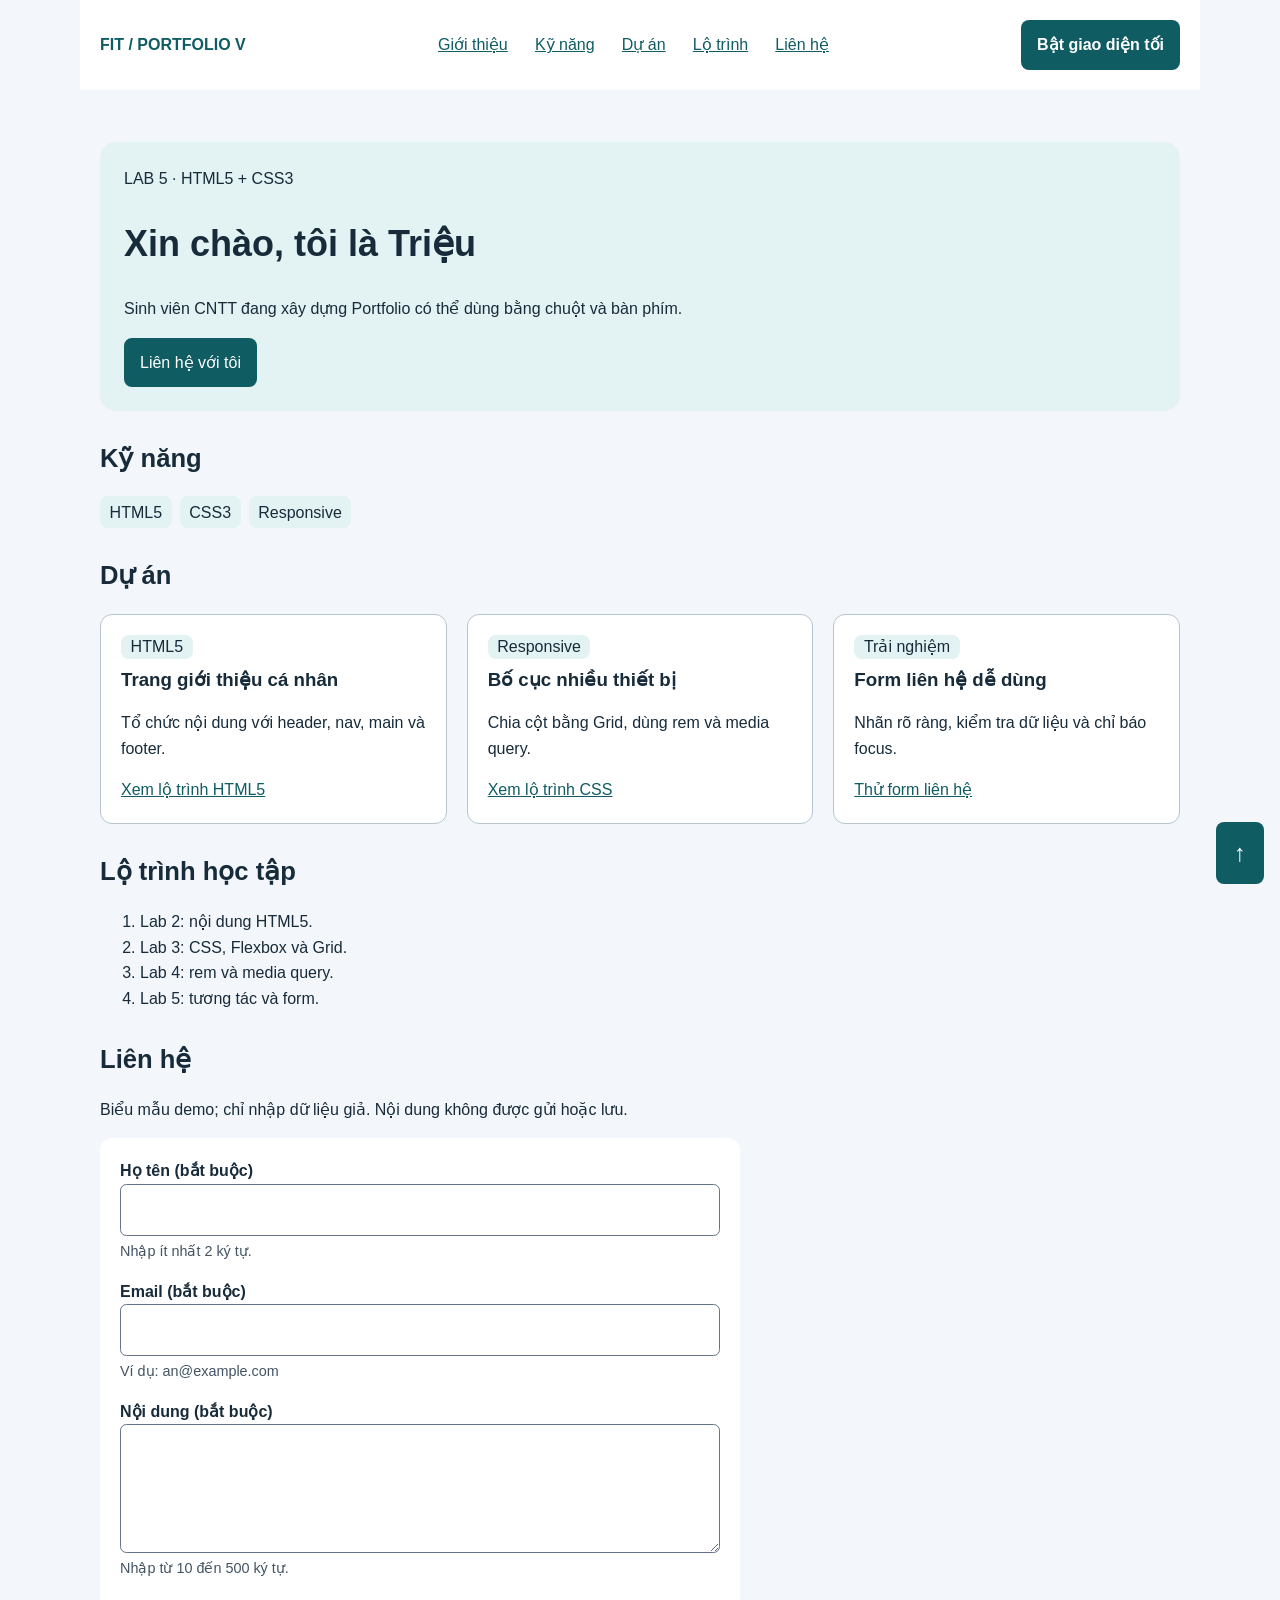
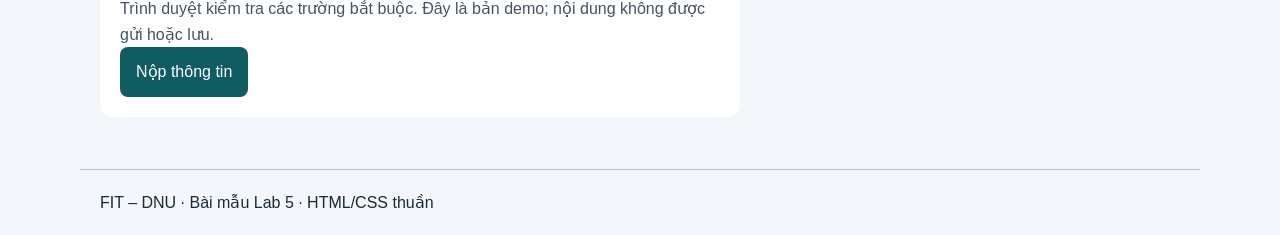
<file: index.html>
<!doctype html>
<html lang="vi">

<head>
    <meta charset="utf-8">
    <meta name="viewport" content="width=device-width,initial-scale=1">
    <title>Lab 5 · Portfolio thực hành</title>
    <link rel="stylesheet" href="style.css">
</head>

<body id="top">
    <header>
        <a class="brand" href="#gioi-thieu">FIT / PORTFOLIO V</a>
        <nav class="menu" aria-label="Điều hướng chính">
            <a href="#gioi-thieu">Giới thiệu</a>
            <a href="#ky-nang">Kỹ năng</a>
            <a href="#du-an">Dự án</a>
            <a href="#lo-trinh">Lộ trình</a>
            <a href="#lien-he">Liên hệ</a>
        </nav>
        <input class="theme-toggle-control" id="theme-toggle" type="checkbox">
        <label class="button theme-toggle-label" for="theme-toggle">
            <span class="theme-label-light">Bật giao diện tối</span>
            <span class="theme-label-dark">Bật giao diện sáng</span>
        </label>
    </header>
    <main>
        <section class="hero" id="gioi-thieu"><span>LAB 5 · HTML5 + CSS3</span>
            <h1>Xin chào, tôi là Triệu</h1>
            <p>Sinh viên CNTT đang xây dựng Portfolio có thể dùng bằng chuột và bàn phím.</p>
            <a class="button" href="#lien-he">Liên hệ với tôi</a>
        </section>
        <section id="ky-nang">
            <h2>Kỹ năng</h2>
            <ul class="skills">
                <li>HTML5</li>
                <li>CSS3</li>
                <li>Responsive</li>
            </ul>
        </section>
        <section id="du-an">
            <h2>Dự án</h2>
            <div class="project-grid">
                <article class="card"><span class="tag">HTML5</span>
                    <h3>Trang giới thiệu cá nhân</h3>
                    <p>Tổ chức nội dung với header, nav, main và footer.</p><a href="#lo-trinh">Xem lộ trình HTML5</a>
                </article>
                <article class="card"><span class="tag">Responsive</span>
                    <h3>Bố cục nhiều thiết bị</h3>
                    <p>Chia cột bằng Grid, dùng rem và media query.</p><a href="#lo-trinh">Xem lộ trình CSS</a>
                </article>
                <article class="card"><span class="tag">Trải nghiệm</span>
                    <h3>Form liên hệ dễ dùng</h3>
                    <p>Nhãn rõ ràng, kiểm tra dữ liệu và chỉ báo focus.</p><a href="#lien-he">Thử form liên hệ</a>
                </article>
            </div>
        </section>
        <section id="lo-trinh">
            <h2>Lộ trình học tập</h2>
            <ol>
                <li>Lab 2: nội dung HTML5.</li>
                <li>Lab 3: CSS, Flexbox và Grid.</li>
                <li>Lab 4: rem và media query.</li>
                <li>Lab 5: tương tác và form.</li>
            </ol>
        </section>
        <section id="lien-he">
            <h2 id="contact-heading">Liên hệ</h2>
            <p>Biểu mẫu demo; chỉ nhập dữ liệu giả. Nội dung không được gửi hoặc lưu.</p>
            <form class="contact-form" action="ket-qua.html" method="get" target="_blank"
                aria-labelledby="contact-heading">
                <div class="form-field">
                    <label for="fullname">Họ tên (bắt buộc)</label><!-- 4.1 -->
                    <input id="fullname" type="text" autocomplete="name" required
                        minlength="2" aria-describedby="fullname-help"><!-- 4.4 -->
                    <p class="help" id="fullname-help">Nhập ít nhất 2 ký tự.</p>
                </div>
                <div class="form-field"><label for="email">Email (bắt buộc)</label>
                    <input id="email" type="email" required autocomplete="email"
                        aria-describedby="email-help"><!-- 4.2; 4.3 -->
                    <p class="help" id="email-help">Ví dụ: an@example.com</p>
                </div>
                <div class="form-field"><label for="message">Nội dung (bắt buộc)</label>
                    <textarea id="message" rows="4" required minlength="10" maxlength="500"
                        aria-describedby="message-help"></textarea><!-- 4.5; 4.6; 4.7 -->
                    <p class="help" id="message-help">Nhập từ 10 đến 500 ký tự.</p>
                </div>
                <p class="form-status">Trình duyệt kiểm tra các trường bắt buộc. Đây là bản demo; nội dung không được gửi hoặc lưu.</p>
                <button class="button" type="submit">Nộp thông tin</button>
            </form>
        </section>
    </main>
    <footer>FIT – DNU · Bài mẫu Lab 5 · HTML/CSS thuần</footer>
    <a class="button back-to-top" href="#top" aria-label="Lên đầu trang">↑</a>
</body>

</html>
</file>
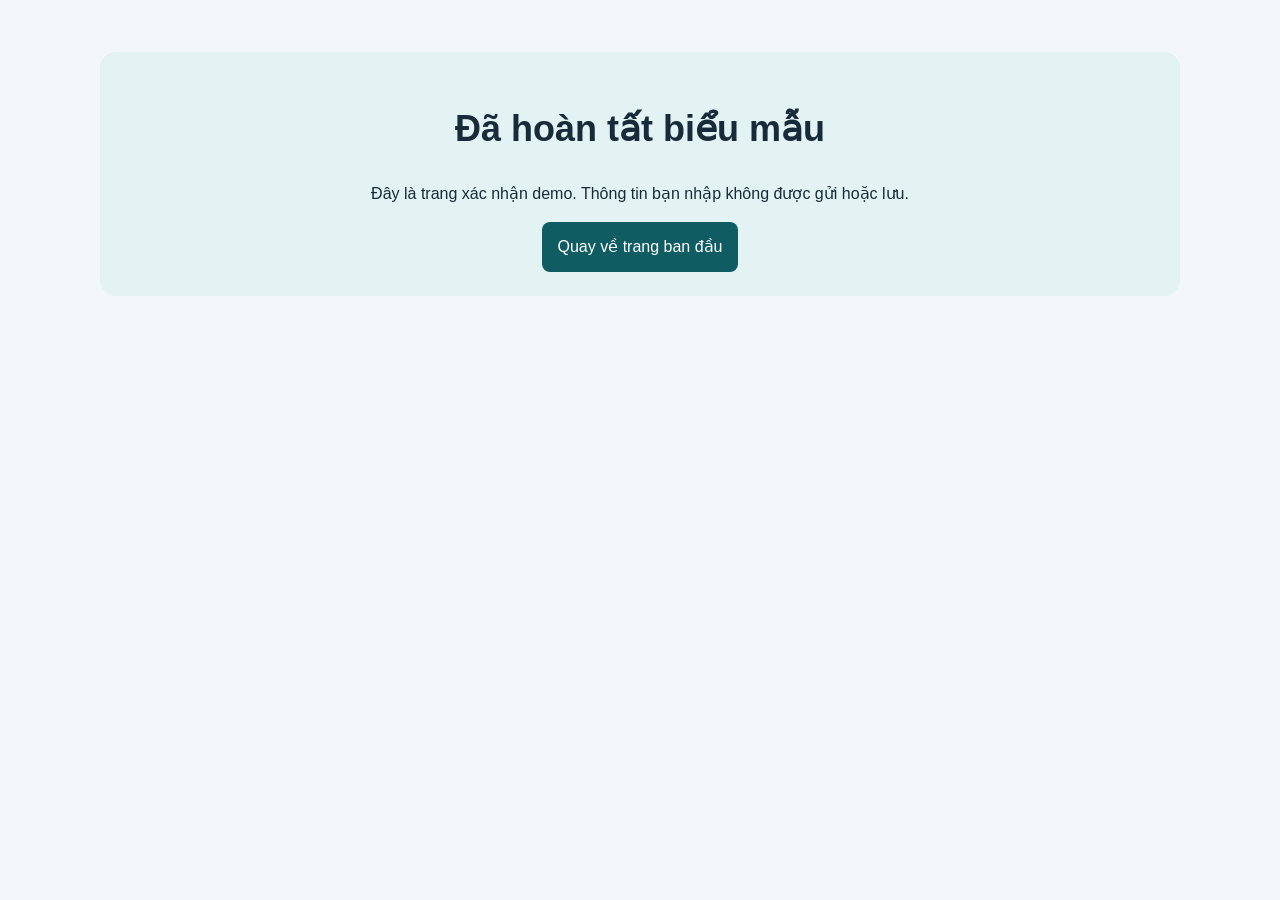
<file: ket-qua.html>
<!doctype html>
<html lang="vi">

<head>
    <meta charset="utf-8">
    <meta name="viewport" content="width=device-width,initial-scale=1">
    <title>Hoàn tất · Portfolio thực hành</title>
    <link rel="stylesheet" href="style.css">
</head>

<body>
    <main>
        <section class="hero confirmation">
            <h1>Đã hoàn tất biểu mẫu</h1>
            <p>Đây là trang xác nhận demo. Thông tin bạn nhập không được gửi hoặc lưu.</p>
            <a class="button" href="index.html">Quay về trang ban đầu</a>
        </section>
    </main>
</body>

</html>
</file>
<file: style.css>
/* LAB 5: chi thay cac o trong co ma 1.1 den 5.6.
   Base responsive tu Lab 4 da hoan thanh. Khong xoa @media. */
:root {
  color-scheme: light;
  --bg: #f3f6fa;
  --text: #172b3a;
  --primary: #0f5c63;
  --hover: #083e43;
  --soft: #e3f2f2;
  --focus: #b34500;
  --line: #b6c5cf;
  --surface: #fff;
  --muted: #435363;
  --button-text: #fff;
  --error: #b42318;
}

:root:has(#theme-toggle:checked) {
  color-scheme: dark;
  --bg: #14212b;
  --text: #edf4f7;
  --primary: #8bd3d1;
  --hover: #b1e6e3;
  --soft: #203943;
  --focus: #ffbd80;
  --line: #526874;
  --surface: #1d2c37;
  --muted: #c1d0d8;
  --button-text: #14212b;
  --error: #ff8a80;
}

:root {
  scroll-behavior: smooth;
}

* {
  box-sizing: border-box;
}

html {
  font-size: 100%;
}

body {
  margin: 0;
  font-family: Arial, sans-serif;
  line-height: 1.6;
  color: var(--text);
  background: var(--bg);
}

a {
  color: var(--primary);
}

h1,
h2,
h3 {
  line-height: 1.25;
}

h1 {
  font-size: 2.25rem;
}

h2 {
  font-size: 1.6rem;
}

header,
main,
footer {
  max-width: 70rem;
  margin: auto;
  padding: 1.25rem;
}

header {
  background: var(--surface);
  display: flex;
  flex-wrap: wrap;
  align-items: center;
  justify-content: space-between;
  gap: 1rem;
}

.brand {
  font-weight: bold;
  text-decoration: none;
}

.menu {
  display: flex;
  flex-wrap: wrap;
  gap: .5rem;
}

.theme-toggle-control {
  position: absolute;
  width: 1px;
  height: 1px;
  padding: 0;
  margin: -1px;
  overflow: hidden;
  clip: rect(0, 0, 0, 0);
  white-space: nowrap;
  border: 0;
}

.theme-toggle-label {
  padding: .5rem .75rem;
  margin: 0;
}

.theme-label-dark,
:root:has(#theme-toggle:checked) .theme-label-light {
  display: none;
}

:root:has(#theme-toggle:checked) .theme-label-dark {
  display: inline;
}

.menu a {
  display: inline-block;
  padding: .4rem .6rem;
  border-radius: .4rem;
}

section {
  margin-block: 2rem;
  scroll-margin-top: 1rem;
}

.hero {
  background: var(--soft);
  padding: 1.5rem;
  border-radius: 1rem;
}

.confirmation {
  margin-top: 2rem;
  text-align: center;
}

.skills {
  display: flex;
  flex-wrap: wrap;
  gap: .5rem;
  padding: 0;
  list-style: none;
}

.skills li,
.tag {
  background: var(--soft);
  padding: .2rem .6rem;
  border-radius: .5rem;
}

.project-grid {
  display: grid;
  grid-template-columns: 1fr;
  gap: 1.25rem;
}

.card {
  min-width: 0;
  border: 1px solid var(--line);
  border-radius: .75rem;
  padding: 1.25rem;
  background: var(--surface);
  overflow-wrap: anywhere;
}

.card h3 {
  margin-top: .5rem;
}

.card a {
  display: inline-block;
}

.button {
  display: inline-block;
  padding: .75rem 1rem;
  border: 0;
  background: var(--primary);
  color: var(--button-text);
  border-radius: .5rem;
  cursor: pointer;
  text-decoration: none;
}

.contact-form {
  max-width: 40rem;
  background: var(--surface);
  border-radius: .75rem;
  padding: 1.25rem;
}

.form-field {
  margin-bottom: 1rem;
}

label {
  display: block;
  font-weight: bold;
}

.help {
  font-size: .9rem;
  margin: .25rem 0 0;
  color: var(--muted);
}

.form-status {
  margin-bottom: 0;
  color: var(--muted);
}

.contact-form:focus-within:has(:invalid) .form-status::before {
  content: "Vui lòng sửa các trường chưa hợp lệ. ";
  color: var(--error);
}

.contact-form:focus-within:not(:has(:invalid)) .form-status::before {
  content: "Các trường hiện đã hợp lệ. ";
}

input:focus:invalid,
textarea:focus:invalid {
  border-color: var(--error);
}

input:focus:valid,
textarea:focus:valid {
  border-color: var(--primary);
}

input,
textarea {
  display: block;
  border: 1px solid #64748b;
  border-radius: .4rem;
}

textarea {
  min-height: 8rem;
}

footer {
  border-top: 1px solid var(--line);
}

.back-to-top {
  position: fixed;
  right: 1rem;
  bottom: 1rem;
  z-index: 1;
  min-width: 3rem;
  min-height: 3rem;
  font-size: 1.5rem;
  text-align: center;
}

#theme-toggle:focus-visible + .theme-toggle-label {
  outline: .185rem solid var(--focus);
  outline-offset: .185rem;
}

@media (prefers-reduced-motion: reduce) {
  :root {
    scroll-behavior: auto;
  }
}

@media (min-width:48rem) {
  .project-grid {
    grid-template-columns: repeat(2, minmax(0, 1fr));
  }
}

@media (min-width:64rem) {
  .project-grid {
    grid-template-columns: repeat(3, minmax(0, 1fr));
  }
}

/* NHIEM VU 1: focus va menu. Khong xoa outline mac dinh. */
a:focus-visible,
/* 1.1 */
button:focus-visible,
input:focus-visible,
textarea:focus-visible {
  outline-style:solid;
  /* 1.2 */
  outline-width:0.185rem;
  /* 1.3 */
  outline-color: var(--focus);
  /* 1.4 */
  outline-offset:0.185rem;
  /* 1.5 */
}

.menu a:hover {
  background: var(--soft);
}

/* 1.6 */
/* NHIEM VU 2: button */
.button {
  transition: background-color
    /* 2.1 */
    180ms
    /* 2.2 */
    ease,
    /* 2.3 */
    transform 180ms ease;
}

.button:hover {
  background: var(--hover);
}

/* 2.4 */
.button:active{
  /* 2.5 */
  transform: translateY(-1rem);
  /* 2.6 */
}

/* NHIEM VU 3: card va link */
.card {
  transition: transform
    /* 3.1 */
    180ms ease;
}

/* 3.2 */
.card:hover {
  /* 3.3 */
  transform:translateY(-0.25rem);
  /* 3.4; 3.5 */
}

.card:focus-visible {
  transform: translateY(-0.25rem);
}

/* 3.6 */
/* NHIEM VU 4 nam trong index.html. */
/* NHIEM VU 5: form */
input,
textarea {
  width: 100%;
  /* 5.1 */
  box-sizing: border-box;
  /* 5.2 */
  padding: 0.75rem;
  /* 5.3 */
  min-width: 0;
  /* 5.4 */
}

textarea {
  resize: vertical;
}

/* 5.5 */
input,
textarea,
button {
  font: inherit;
}

/* 5.6 */
</file>
